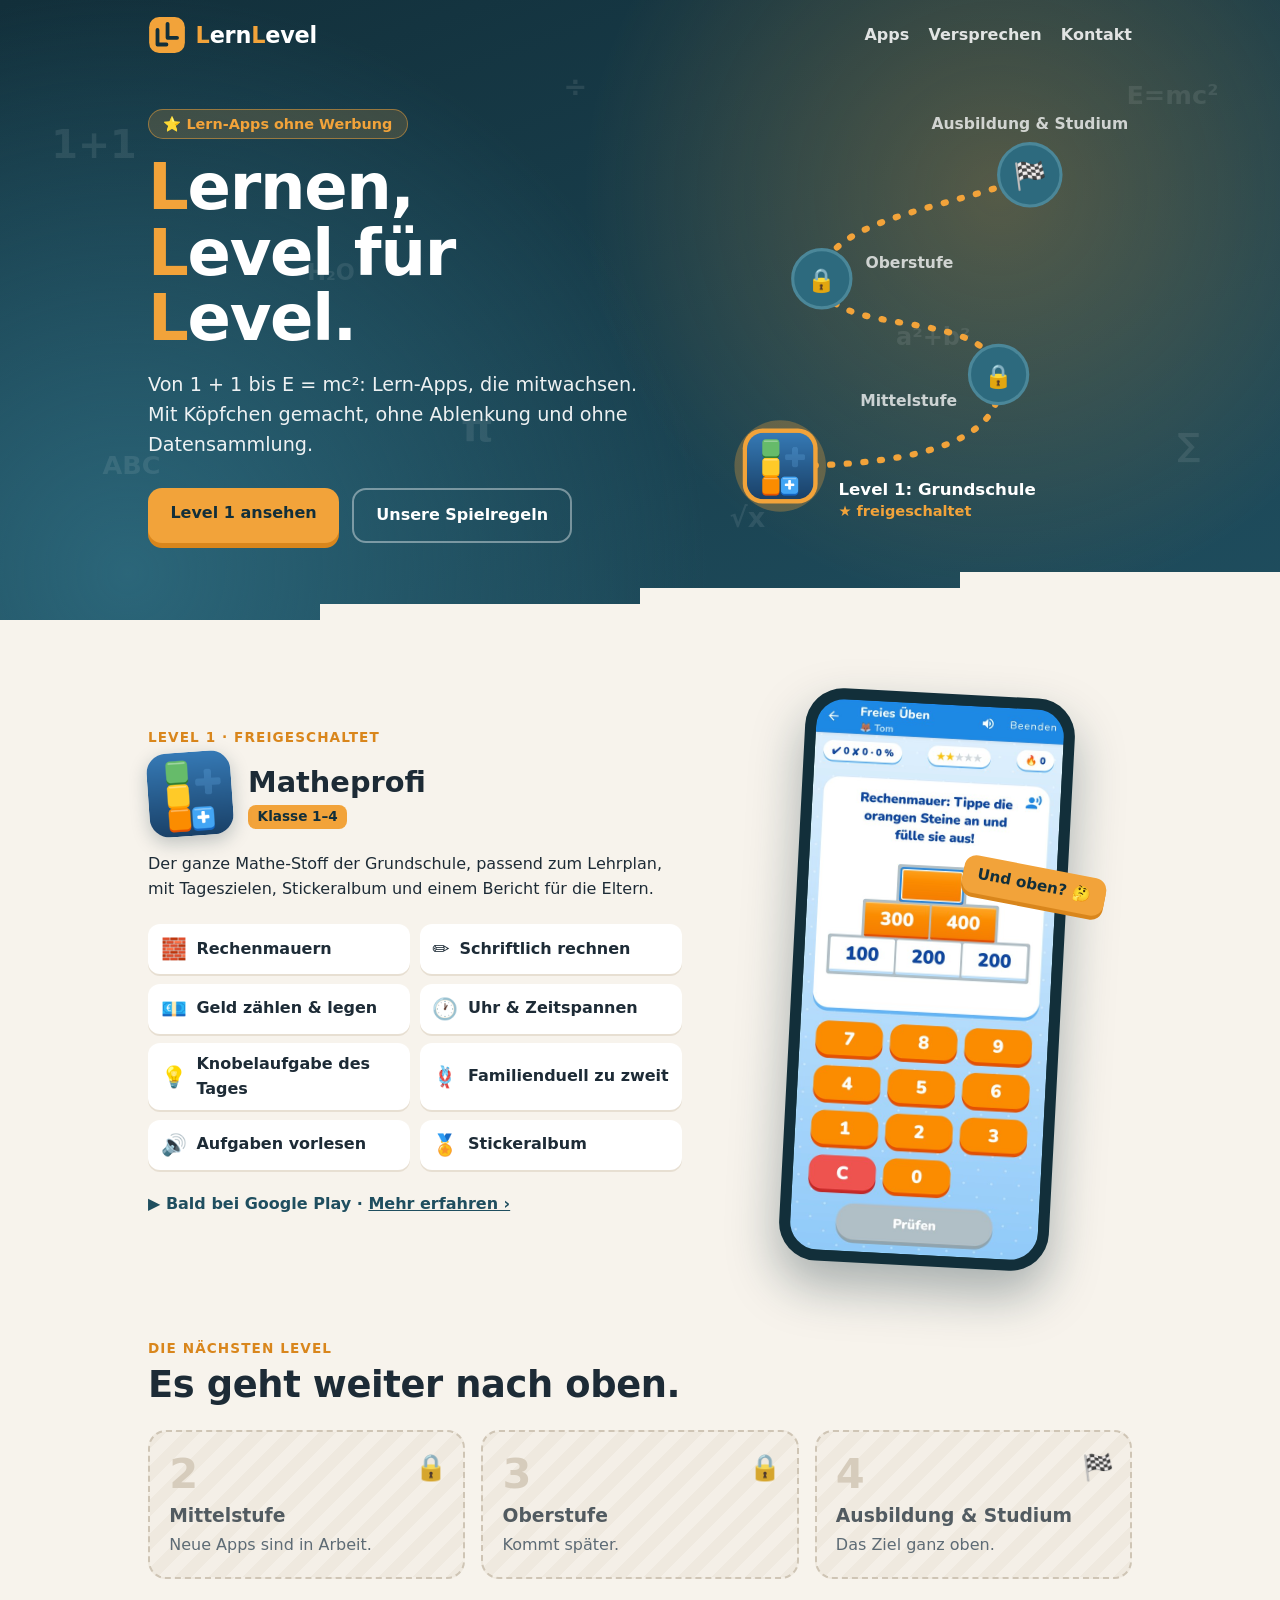
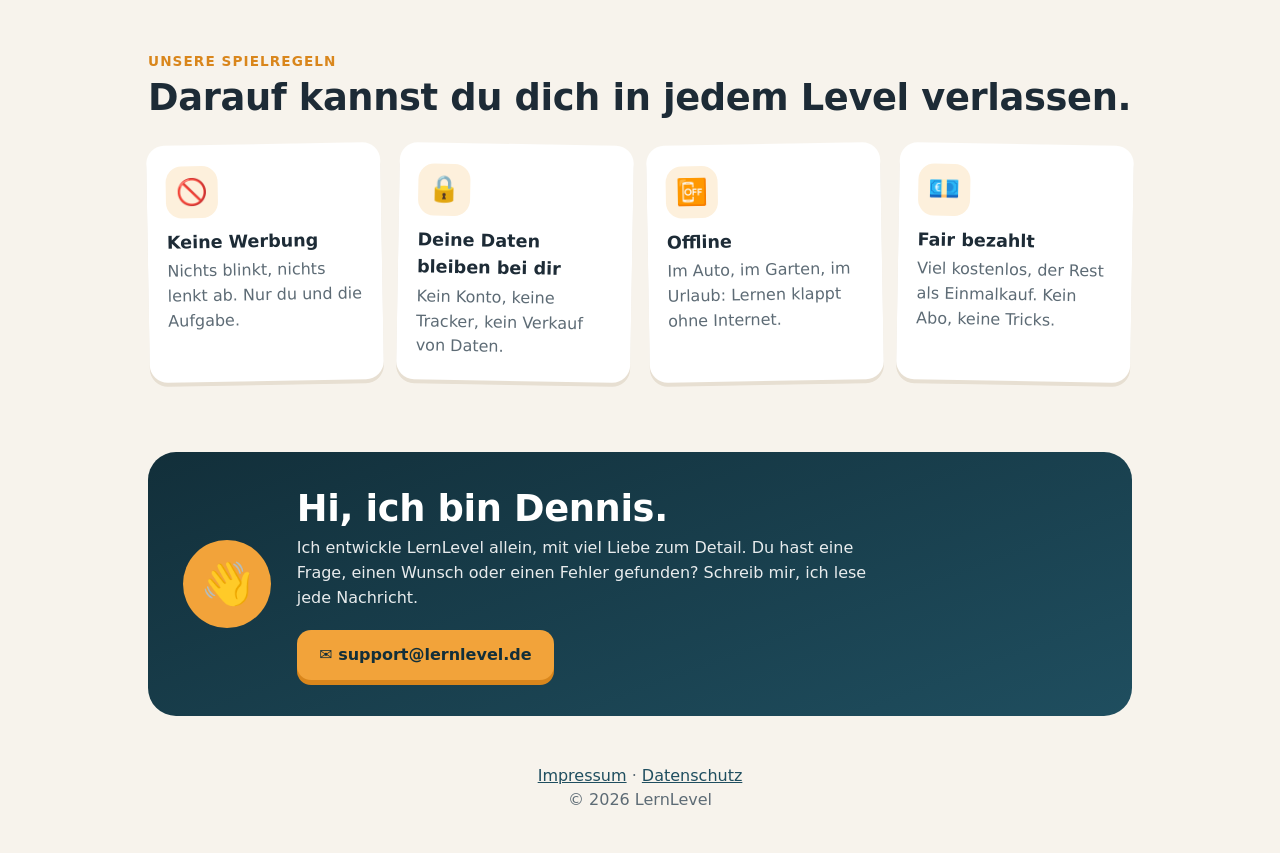
<file: index.html>
<!DOCTYPE html>
<html lang="de">
<head>
<meta charset="utf-8">
<meta name="viewport" content="width=device-width, initial-scale=1">
<title>LernLevel – Lernen, Level für Level</title>
<meta name="description" content="LernLevel: Lern-Apps, die mitwachsen. Ohne Werbung, ohne Datensammlung. Matheprofi für Klasse 1 bis 4.">
<link rel="icon" href="favicon.svg">
<style>
:root {
  --ink: #1d2b36;
  --petrol: #1f4e5f;
  --petrol-dark: #122f3a;
  --petrol-light: #2d6a7e;
  --amber: #f2a33a;
  --amber-dark: #d9861c;
  --paper: #f7f3ec;
  --card: #fff;
  --muted: #5d6b75;
}
* { box-sizing: border-box; }
html { scroll-behavior: smooth; }
body {
  margin: 0;
  background: var(--paper);
  color: var(--ink);
  font-family: system-ui, -apple-system, "Segoe UI", Roboto, sans-serif;
  line-height: 1.55;
}
a { color: var(--petrol); }
.wrap { max-width: 64rem; margin: 0 auto; padding: 0 1.25rem; }
.amber { color: var(--amber); }

/* ---------- Kopf ---------- */
.hero {
  position: relative;
  overflow: hidden;
  color: #fff;
  background:
    radial-gradient(circle at 78% 30%, rgba(242, 163, 58, .28), transparent 38%),
    radial-gradient(circle at 10% 90%, rgba(45, 106, 126, .9), transparent 45%),
    linear-gradient(160deg, var(--petrol-dark), var(--petrol));
  padding-bottom: 5.5rem;
}
.nav { display: flex; align-items: center; gap: .6rem; padding: 1rem 0; position: relative; z-index: 2; }
.brand { color: #fff; font-weight: 900; font-size: 1.4rem; text-decoration: none; letter-spacing: -.01em; }
.brand b { color: var(--amber); }
.nav .links { margin-left: auto; display: flex; gap: 1.2rem; }
.nav .links a { color: rgba(255,255,255,.85); text-decoration: none; font-weight: 600; }
.nav .links a:hover { color: var(--amber); }

.hero-grid {
  display: grid; grid-template-columns: 1.1fr 1fr; gap: 2rem; align-items: center;
  position: relative; z-index: 2; padding-top: 2rem;
}
.kicker {
  display: inline-block; background: rgba(242, 163, 58, .18); color: var(--amber);
  border: 1px solid rgba(242, 163, 58, .5); border-radius: 999px;
  padding: .2rem .9rem; font-weight: 700; font-size: .9rem; margin-bottom: 1rem;
}
.hero h1 { font-size: clamp(2.4rem, 6.5vw, 4rem); line-height: 1.02; margin: 0 0 1.2rem; font-weight: 900; letter-spacing: -.02em; }
.hero h1 b { color: var(--amber); }
.hero .lead { font-size: 1.2rem; max-width: 32rem; margin: 0 0 1.8rem; opacity: .92; }
.buttons { display: flex; gap: .8rem; flex-wrap: wrap; }
.btn {
  display: inline-block; padding: .8rem 1.4rem; border-radius: 14px; font-weight: 800;
  text-decoration: none; transition: transform .15s, box-shadow .15s;
}
.btn:hover { transform: translateY(-2px); }
.btn-primary { background: var(--amber); color: var(--petrol-dark); box-shadow: 0 5px 0 var(--amber-dark); }
.btn-primary:hover { box-shadow: 0 7px 0 var(--amber-dark); }
.btn-ghost { color: #fff; border: 2px solid rgba(255,255,255,.4); }

/* Level-Karte */
.map { width: 100%; max-width: 26rem; justify-self: center; overflow: visible; }
.map .path { stroke-dasharray: 2 14; stroke-linecap: round; animation: march 1.6s linear infinite; }
.map .node-on { animation: pulse 2.4s ease-in-out infinite; transform-origin: 80px 350px; }
.map text { font-family: inherit; }
@keyframes march { to { stroke-dashoffset: -16; } }
@keyframes pulse { 0%, 100% { transform: scale(1); } 50% { transform: scale(1.06); } }

/* schwebende Zeichen: von 1+1 bis E=mc² */
.float { position: absolute; inset: 0; z-index: 1; pointer-events: none; }
.float span {
  position: absolute; color: rgba(255,255,255,.09); font-weight: 900;
  font-size: var(--s, 2rem); animation: drift var(--d, 9s) ease-in-out infinite alternate;
}
@keyframes drift { from { transform: translateY(0) rotate(-6deg); } to { transform: translateY(-18px) rotate(6deg); } }

/* Treppe als Übergang */
.stairs { position: absolute; left: 0; right: 0; bottom: -1px; width: 100%; height: 70px; z-index: 2; }

/* ---------- Abschnitte ---------- */
section { padding: 3.5rem 0 1rem; }
.eyebrow { color: var(--amber-dark); font-weight: 800; text-transform: uppercase; letter-spacing: .08em; font-size: .85rem; margin: 0 0 .3rem; }
h2 { font-size: clamp(1.7rem, 4vw, 2.3rem); margin: 0 0 1.5rem; line-height: 1.15; letter-spacing: -.01em; }

/* Level 1: Matheprofi */
.unlocked { display: grid; grid-template-columns: 1.3fr 1fr; gap: 2.5rem; align-items: center; }
.app-head { display: flex; gap: 1rem; align-items: center; margin-bottom: 1rem; }
.app-head img { width: 84px; height: 84px; border-radius: 20px; box-shadow: 0 6px 18px rgba(18, 47, 58, .25); transform: rotate(-4deg); }
.app-head h3 { margin: 0; font-size: 1.8rem; font-weight: 900; }
.badge { display: inline-block; background: var(--amber); color: var(--petrol-dark); font-weight: 800; font-size: .85rem; border-radius: 8px; padding: .1rem .6rem; }
.achievements { display: grid; grid-template-columns: repeat(auto-fill, minmax(12.5rem, 1fr)); gap: .6rem; margin: 1.4rem 0; padding: 0; list-style: none; }
.achievements li {
  background: var(--card); border-radius: 12px; padding: .55rem .8rem;
  display: flex; align-items: center; gap: .6rem; font-weight: 600;
  box-shadow: 0 2px 0 #e7dfd2;
}
.achievements li span { font-size: 1.3rem; }
.soon-play { font-weight: 800; color: var(--petrol); }

/* Handy mit Rechenmauer */
.phone {
  position: relative; width: 270px; justify-self: center; background: var(--petrol-dark); border-radius: 38px; padding: 11px;
  box-shadow: 0 24px 50px rgba(18, 47, 58, .35); transform: rotate(3deg);
}
.phone img { display: block; width: 100%; height: auto; border-radius: 28px; }
.phone .sticker {
  position: absolute; right: -2.4rem; top: 10.5rem; transform: rotate(8deg);
  background: var(--amber); color: var(--petrol-dark); font-weight: 900; font-size: .95rem;
  padding: .45rem .9rem; border-radius: 12px; box-shadow: 0 4px 0 var(--amber-dark);
}

/* nächste Level */
.locked { display: grid; grid-template-columns: repeat(auto-fit, minmax(14rem, 1fr)); gap: 1rem; }
.lock {
  position: relative; border-radius: 18px; padding: 1.3rem 1.2rem 1.2rem;
  background: repeating-linear-gradient(135deg, #efe9df 0 12px, #f4efe7 12px 24px);
  border: 2px dashed #cfc5b5; color: var(--muted);
}
.lock .num { font-size: 2.6rem; font-weight: 900; color: #d6ccbc; line-height: 1; }
.lock h3 { margin: .4rem 0 .2rem; color: var(--ink); opacity: .75; }
.lock p { margin: 0; }
.lock .icon { position: absolute; right: 1rem; top: 1rem; font-size: 1.6rem; filter: grayscale(.2); }

/* Spielregeln */
.rules { display: grid; grid-template-columns: repeat(auto-fit, minmax(13.5rem, 1fr)); gap: 1rem; }
.rule {
  background: var(--card); border-radius: 18px; padding: 1.3rem 1.2rem;
  box-shadow: 0 4px 0 #e7dfd2; transition: transform .2s;
}
.rule:nth-child(odd) { transform: rotate(-1deg); }
.rule:nth-child(even) { transform: rotate(1deg); }
.rule:hover { transform: rotate(0) translateY(-4px); }
.rule .ico {
  width: 52px; height: 52px; border-radius: 16px; display: grid; place-items: center;
  font-size: 1.6rem; background: #fdf0dc; margin-bottom: .7rem;
}
.rule b { display: block; font-size: 1.1rem; margin-bottom: .2rem; }
.rule p { margin: 0; color: var(--muted); }

/* Kontakt */
.contact {
  margin-top: 3.5rem; background: linear-gradient(160deg, var(--petrol-dark), var(--petrol));
  color: #fff; border-radius: 28px; padding: 2.2rem; display: grid; grid-template-columns: auto 1fr; gap: 1.6rem; align-items: center;
  position: relative; overflow: hidden;
}
.contact .avatar {
  width: 88px; height: 88px; border-radius: 50%; background: var(--amber); display: grid; place-items: center; font-size: 2.6rem;
}
.contact h2 { color: #fff; margin: 0 0 .4rem; }
.contact p { margin: 0 0 1.2rem; opacity: .9; max-width: 36rem; }
footer { text-align: center; color: var(--muted); padding: 3rem 1rem 2.5rem; }

@media (max-width: 760px) {
  .hero-grid, .unlocked { grid-template-columns: 1fr; }
  .map { max-width: 20rem; }
  .nav .links { display: none; }
  .contact { grid-template-columns: 1fr; text-align: center; }
  .contact .avatar { margin: 0 auto; }
  .contact p { margin-left: auto; margin-right: auto; }
}
@media (prefers-reduced-motion: reduce) {
  *, *::before, *::after { animation: none !important; transition: none !important; }
}
</style>
</head>
<body>

<header class="hero">
  <div class="float" aria-hidden="true">
    <span style="left:4%;top:18%;--s:2.4rem;--d:8s">1+1</span>
    <span style="left:44%;top:10%;--s:1.8rem;--d:11s">÷</span>
    <span style="left:36%;top:62%;--s:2.6rem;--d:9s">π</span>
    <span style="left:8%;top:70%;--s:1.6rem;--d:12s">ABC</span>
    <span style="left:57%;top:78%;--s:1.7rem;--d:10s">√x</span>
    <span style="left:88%;top:12%;--s:1.6rem;--d:9s">E=mc²</span>
    <span style="left:92%;top:66%;--s:2rem;--d:13s">∑</span>
    <span style="left:24%;top:40%;--s:1.4rem;--d:10s">H₂O</span>
    <span style="left:70%;top:50%;--s:1.5rem;--d:11s">a²+b²</span>
  </div>

  <div class="wrap">
    <nav class="nav">
      <svg width="38" height="38" viewBox="0 0 34 34" aria-hidden="true">
        <rect x="1" y="1" width="32" height="32" rx="9" fill="#f2a33a"/>
        <path d="M8.5 12.5V25.5H16.5M17.5 7V19.5H26" stroke="#122f3a" stroke-width="3.4" stroke-linecap="round" stroke-linejoin="round" fill="none"/>
      </svg>
      <a class="brand" href="./"><b>L</b>ern<b>L</b>evel</a>
      <div class="links"><a href="#apps">Apps</a><a href="#regeln">Versprechen</a><a href="#kontakt">Kontakt</a></div>
    </nav>

    <div class="hero-grid">
      <div>
        <span class="kicker">⭐ Lern-Apps ohne Werbung</span>
        <h1><b>L</b>ernen,<br><b>L</b>evel für <b>L</b>evel.</h1>
        <p class="lead">Von 1 + 1 bis E = mc²: Lern-Apps, die mitwachsen. Mit Köpfchen gemacht, ohne Ablenkung und ohne Datensammlung.</p>
        <div class="buttons">
          <a class="btn btn-primary" href="#apps">Level 1 ansehen</a>
          <a class="btn btn-ghost" href="#regeln">Unsere Spielregeln</a>
        </div>
      </div>

      <!-- Level-Welt: ein Pfad mit vier Stationen -->
      <svg class="map" viewBox="0 0 400 430" role="img" aria-label="Level-Karte: Grundschule freigeschaltet, Mittelstufe, Oberstufe und Ausbildung & Studium folgen">
        <defs>
          <clipPath id="iconClip"><rect x="48" y="318" width="64" height="64" rx="16"/></clipPath>
        </defs>
        <path class="path" d="M80 350 C 200 350, 300 330, 290 262 S 120 230, 120 170 S 260 100, 320 70" stroke="#f2a33a" stroke-width="6" fill="none"/>
        <!-- Level 4 -->
        <g>
          <circle cx="320" cy="70" r="30" fill="#2d6a7e" stroke="#4b8799" stroke-width="3"/>
          <text x="320" y="80" text-anchor="middle" font-size="26">🏁</text>
          <text x="320" y="26" text-anchor="middle" fill="#fff" opacity=".75" font-size="15" font-weight="700">Ausbildung &amp; Studium</text>
        </g>
        <!-- Level 3 -->
        <g>
          <circle cx="120" cy="170" r="28" fill="#2d6a7e" stroke="#4b8799" stroke-width="3"/>
          <text x="120" y="179" text-anchor="middle" font-size="22">🔒</text>
          <text x="162" y="160" fill="#fff" opacity=".75" font-size="15" font-weight="700">Oberstufe</text>
        </g>
        <!-- Level 2 -->
        <g>
          <circle cx="290" cy="262" r="28" fill="#2d6a7e" stroke="#4b8799" stroke-width="3"/>
          <text x="290" y="271" text-anchor="middle" font-size="22">🔒</text>
          <text x="250" y="292" text-anchor="end" fill="#fff" opacity=".75" font-size="15" font-weight="700">Mittelstufe</text>
        </g>
        <!-- Level 1: freigeschaltet -->
        <g class="node-on">
          <circle cx="80" cy="350" r="44" fill="#f2a33a" opacity=".3"/>
          <rect x="44" y="314" width="72" height="72" rx="19" fill="#f2a33a"/>
          <image href="matheprofi/icon.png" x="48" y="318" width="64" height="64" clip-path="url(#iconClip)"/>
        </g>
        <text x="136" y="378" fill="#fff" font-size="16" font-weight="800">Level 1: Grundschule</text>
        <text x="136" y="398" fill="#f2a33a" font-size="14" font-weight="700">★ freigeschaltet</text>
      </svg>
    </div>
  </div>

  <!-- Treppe als Übergang, wie im Logo -->
  <svg class="stairs" viewBox="0 0 1200 70" preserveAspectRatio="none" aria-hidden="true">
    <polygon points="0,70 0,52 300,52 300,36 600,36 600,20 900,20 900,4 1200,4 1200,70" fill="#f7f3ec"/>
  </svg>
</header>

<main class="wrap">

<section id="apps">
  <div class="unlocked">
    <div>
      <p class="eyebrow">Level 1 · freigeschaltet</p>
      <div class="app-head">
        <img src="matheprofi/icon.png" alt="App-Symbol von Matheprofi">
        <div><h3>Matheprofi</h3><span class="badge">Klasse 1–4</span></div>
      </div>
      <p>Der ganze Mathe-Stoff der Grundschule, passend zum Lehrplan, mit Tageszielen, Stickeralbum und einem Bericht für die Eltern.</p>
      <ul class="achievements">
        <li><span>🧱</span>Rechenmauern</li>
        <li><span>✏️</span>Schriftlich rechnen</li>
        <li><span>💶</span>Geld zählen &amp; legen</li>
        <li><span>🕐</span>Uhr &amp; Zeitspannen</li>
        <li><span>💡</span>Knobelaufgabe des Tages</li>
        <li><span>🪢</span>Familienduell zu zweit</li>
        <li><span>🔊</span>Aufgaben vorlesen</li>
        <li><span>🏅</span>Stickeralbum</li>
      </ul>
      <p class="soon-play">▶ Bald bei Google Play · <a href="matheprofi/">Mehr erfahren ›</a></p>
    </div>

    <div class="phone">
      <img src="matheprofi/rechenmauer.jpg" width="540" height="1200" alt="Matheprofi: Rechenmauer mit 100, 200, 200 in der unteren Reihe, 300 und 400 sind schon eingetragen">
      <span class="sticker">Und oben? 🤔</span>
    </div>
  </div>
</section>

<section>
  <p class="eyebrow">Die nächsten Level</p>
  <h2>Es geht weiter nach oben.</h2>
  <div class="locked">
    <div class="lock"><span class="icon">🔒</span><div class="num">2</div><h3>Mittelstufe</h3><p>Neue Apps sind in Arbeit.</p></div>
    <div class="lock"><span class="icon">🔒</span><div class="num">3</div><h3>Oberstufe</h3><p>Kommt später.</p></div>
    <div class="lock"><span class="icon">🏁</span><div class="num">4</div><h3>Ausbildung &amp; Studium</h3><p>Das Ziel ganz oben.</p></div>
  </div>
</section>

<section id="regeln">
  <p class="eyebrow">Unsere Spielregeln</p>
  <h2>Darauf kannst du dich in jedem Level verlassen.</h2>
  <div class="rules">
    <div class="rule"><div class="ico">🚫</div><b>Keine Werbung</b><p>Nichts blinkt, nichts lenkt ab. Nur du und die Aufgabe.</p></div>
    <div class="rule"><div class="ico">🔒</div><b>Deine Daten bleiben bei dir</b><p>Kein Konto, keine Tracker, kein Verkauf von Daten.</p></div>
    <div class="rule"><div class="ico">📴</div><b>Offline</b><p>Im Auto, im Garten, im Urlaub: Lernen klappt ohne Internet.</p></div>
    <div class="rule"><div class="ico">💶</div><b>Fair bezahlt</b><p>Viel kostenlos, der Rest als Einmalkauf. Kein Abo, keine Tricks.</p></div>
  </div>
</section>

<div class="contact" id="kontakt">
  <div class="avatar">👋</div>
  <div>
    <h2>Hi, ich bin Dennis.</h2>
    <p>Ich entwickle LernLevel allein, mit viel Liebe zum Detail. Du hast eine Frage, einen Wunsch oder einen Fehler gefunden? Schreib mir, ich lese jede Nachricht.</p>
    <a class="btn btn-primary" href="mailto:support@lernlevel.de">✉ support@lernlevel.de</a>
  </div>
</div>
</main>

<footer>
  <a href="impressum.html">Impressum</a> · <a href="datenschutz.html">Datenschutz</a><br>
  © 2026 LernLevel
</footer>
</body>
</html>
</file>
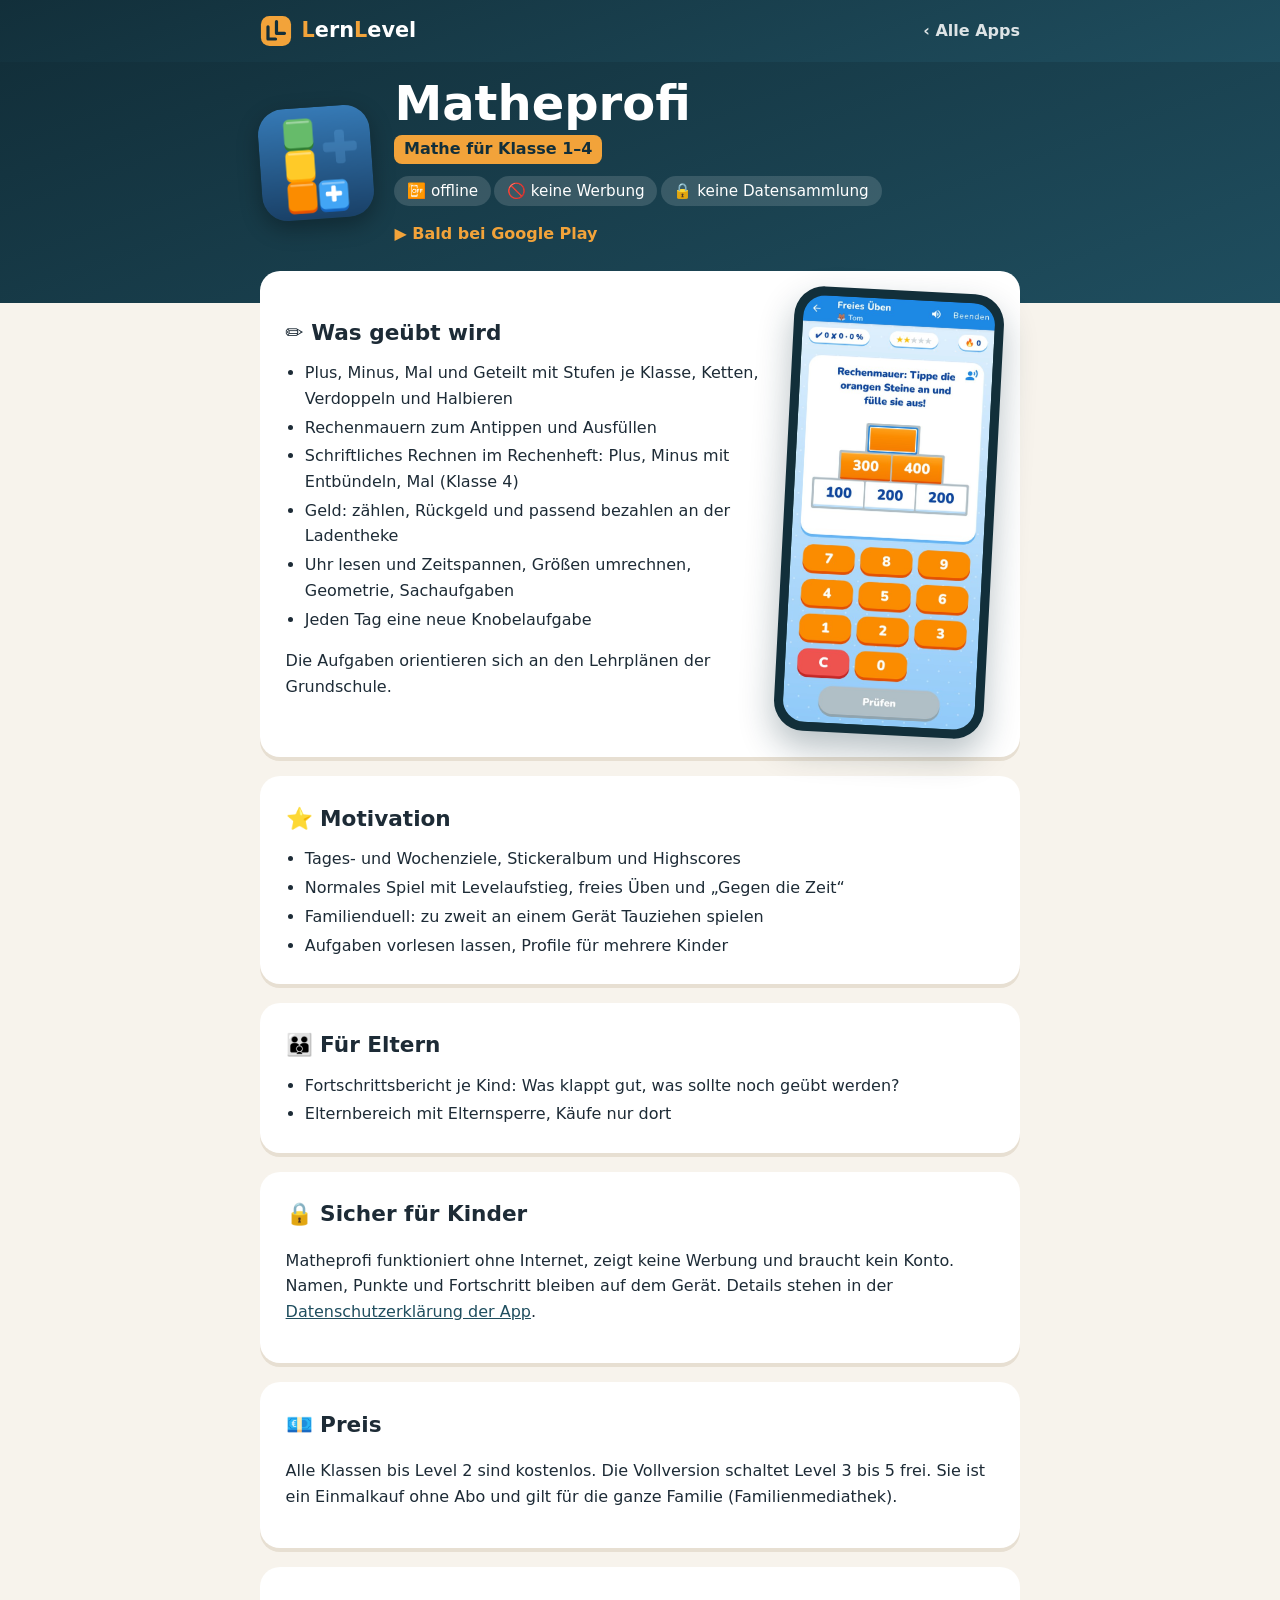
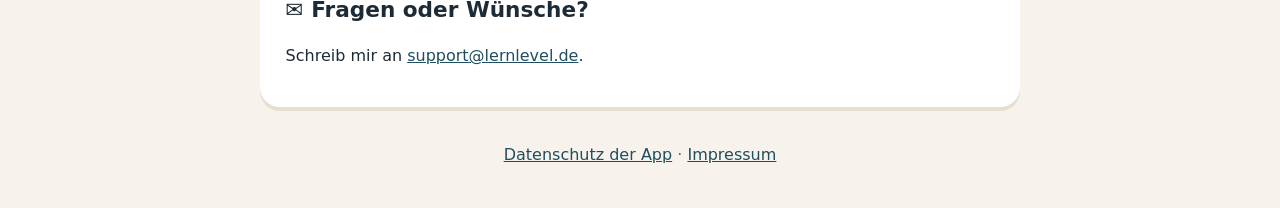
<file: matheprofi/index.html>
<!DOCTYPE html>
<html lang="de">
<head>
<meta charset="utf-8">
<meta name="viewport" content="width=device-width, initial-scale=1">
<title>Matheprofi – Mathe üben für Klasse 1 bis 4 | LernLevel</title>
<meta name="description" content="Matheprofi: Mathe-App für die Grundschule, Klasse 1 bis 4. Offline, ohne Werbung und ohne Datensammlung.">
<link rel="icon" href="icon.png">
<link rel="stylesheet" href="../site.css">
<style>
.app-hero { background: linear-gradient(160deg, var(--petrol-dark), var(--petrol)); color: #fff; padding: 1rem 0 3.5rem; }
.app-hero .wrap { display: flex; gap: 1.4rem; align-items: center; flex-wrap: wrap; }
.app-hero img { width: 112px; height: 112px; border-radius: 26px; box-shadow: 0 8px 22px rgba(0,0,0,.3); transform: rotate(-4deg); }
.app-hero h1 { font-size: clamp(2.2rem, 6vw, 3rem); font-weight: 900; margin: 0; line-height: 1.05; }
.app-hero .for { display: inline-block; background: var(--amber); color: var(--petrol-dark); font-weight: 800; border-radius: 8px; padding: .1rem .6rem; margin: .4rem 0 .6rem; }
.app-hero .chips span { display: inline-block; background: rgba(255,255,255,.14); border-radius: 999px; padding: .2rem .8rem; margin: .15rem .2rem .15rem 0; font-size: .95rem; }
.app-hero .soon { font-weight: 800; color: var(--amber); margin: .8rem 0 0; }

.block { background: var(--card); border-radius: 20px; padding: 1.2rem 1.6rem 1.4rem; margin: 1.2rem 0; box-shadow: 0 4px 0 #e7dfd2; }
.block h2 { margin: .4rem 0 .6rem; font-size: 1.35rem; }
.block ul { padding-left: 1.2rem; margin: 0; }
.block li { margin: .2rem 0; }
.first { margin-top: -2rem; position: relative; }
.practice { display: grid; grid-template-columns: 1fr 210px; gap: 1.6rem; align-items: center; }
.phone { background: var(--petrol-dark); border-radius: 30px; padding: 9px; box-shadow: 0 16px 34px rgba(18,47,58,.3); transform: rotate(3deg); }
.phone img { display: block; width: 100%; height: auto; border-radius: 22px; }
@media (max-width: 640px) {
  .practice { grid-template-columns: 1fr; }
  .phone { width: 210px; justify-self: center; }
}
</style>
</head>
<body>
<header class="bar"><div class="wrap">
  <img src="../favicon.svg" width="32" height="32" alt="">
  <a class="brand" href="../"><b>L</b>ern<b>L</b>evel</a>
  <a class="back" href="../">‹ Alle Apps</a>
</div></header>

<section class="app-hero"><div class="wrap">
  <img src="icon.png" alt="App-Symbol von Matheprofi">
  <div>
    <h1>Matheprofi</h1>
    <span class="for">Mathe für Klasse 1–4</span>
    <div class="chips"><span>📴 offline</span><span>🚫 keine Werbung</span><span>🔒 keine Datensammlung</span></div>
    <p class="soon">▶ Bald bei Google Play</p>
  </div>
</div></section>

<main class="wrap">
<div class="block first practice">
  <div>
    <h2>✏️ Was geübt wird</h2>
    <ul>
      <li>Plus, Minus, Mal und Geteilt mit Stufen je Klasse, Ketten, Verdoppeln und Halbieren</li>
      <li>Rechenmauern zum Antippen und Ausfüllen</li>
      <li>Schriftliches Rechnen im Rechenheft: Plus, Minus mit Entbündeln, Mal (Klasse 4)</li>
      <li>Geld: zählen, Rückgeld und passend bezahlen an der Ladentheke</li>
      <li>Uhr lesen und Zeitspannen, Größen umrechnen, Geometrie, Sachaufgaben</li>
      <li>Jeden Tag eine neue Knobelaufgabe</li>
    </ul>
    <p>Die Aufgaben orientieren sich an den Lehrplänen der Grundschule.</p>
  </div>
  <div class="phone"><img src="rechenmauer.jpg" width="540" height="1200" alt="Rechenmauer in Matheprofi"></div>
</div>

<div class="block">
  <h2>⭐ Motivation</h2>
  <ul>
    <li>Tages- und Wochenziele, Stickeralbum und Highscores</li>
    <li>Normales Spiel mit Levelaufstieg, freies Üben und „Gegen die Zeit“</li>
    <li>Familienduell: zu zweit an einem Gerät Tauziehen spielen</li>
    <li>Aufgaben vorlesen lassen, Profile für mehrere Kinder</li>
  </ul>
</div>

<div class="block">
  <h2>👪 Für Eltern</h2>
  <ul>
    <li>Fortschrittsbericht je Kind: Was klappt gut, was sollte noch geübt werden?</li>
    <li>Elternbereich mit Elternsperre, Käufe nur dort</li>
  </ul>
</div>

<div class="block">
  <h2>🔒 Sicher für Kinder</h2>
  <p>Matheprofi funktioniert ohne Internet, zeigt keine Werbung und braucht kein Konto.
  Namen, Punkte und Fortschritt bleiben auf dem Gerät. Details stehen in der
  <a href="datenschutz.html">Datenschutzerklärung der App</a>.</p>
</div>

<div class="block">
  <h2>💶 Preis</h2>
  <p>Alle Klassen bis Level 2 sind kostenlos. Die Vollversion schaltet Level 3 bis 5 frei.
  Sie ist ein Einmalkauf ohne Abo und gilt für die ganze Familie (Familienmediathek).</p>
</div>

<div class="block">
  <h2>✉️ Fragen oder Wünsche?</h2>
  <p>Schreib mir an <a href="mailto:support@lernlevel.de?subject=Matheprofi">support@lernlevel.de</a>.</p>
</div>
</main>

<footer><a href="datenschutz.html">Datenschutz der App</a> · <a href="../impressum.html">Impressum</a></footer>
</body>
</html>
</file>
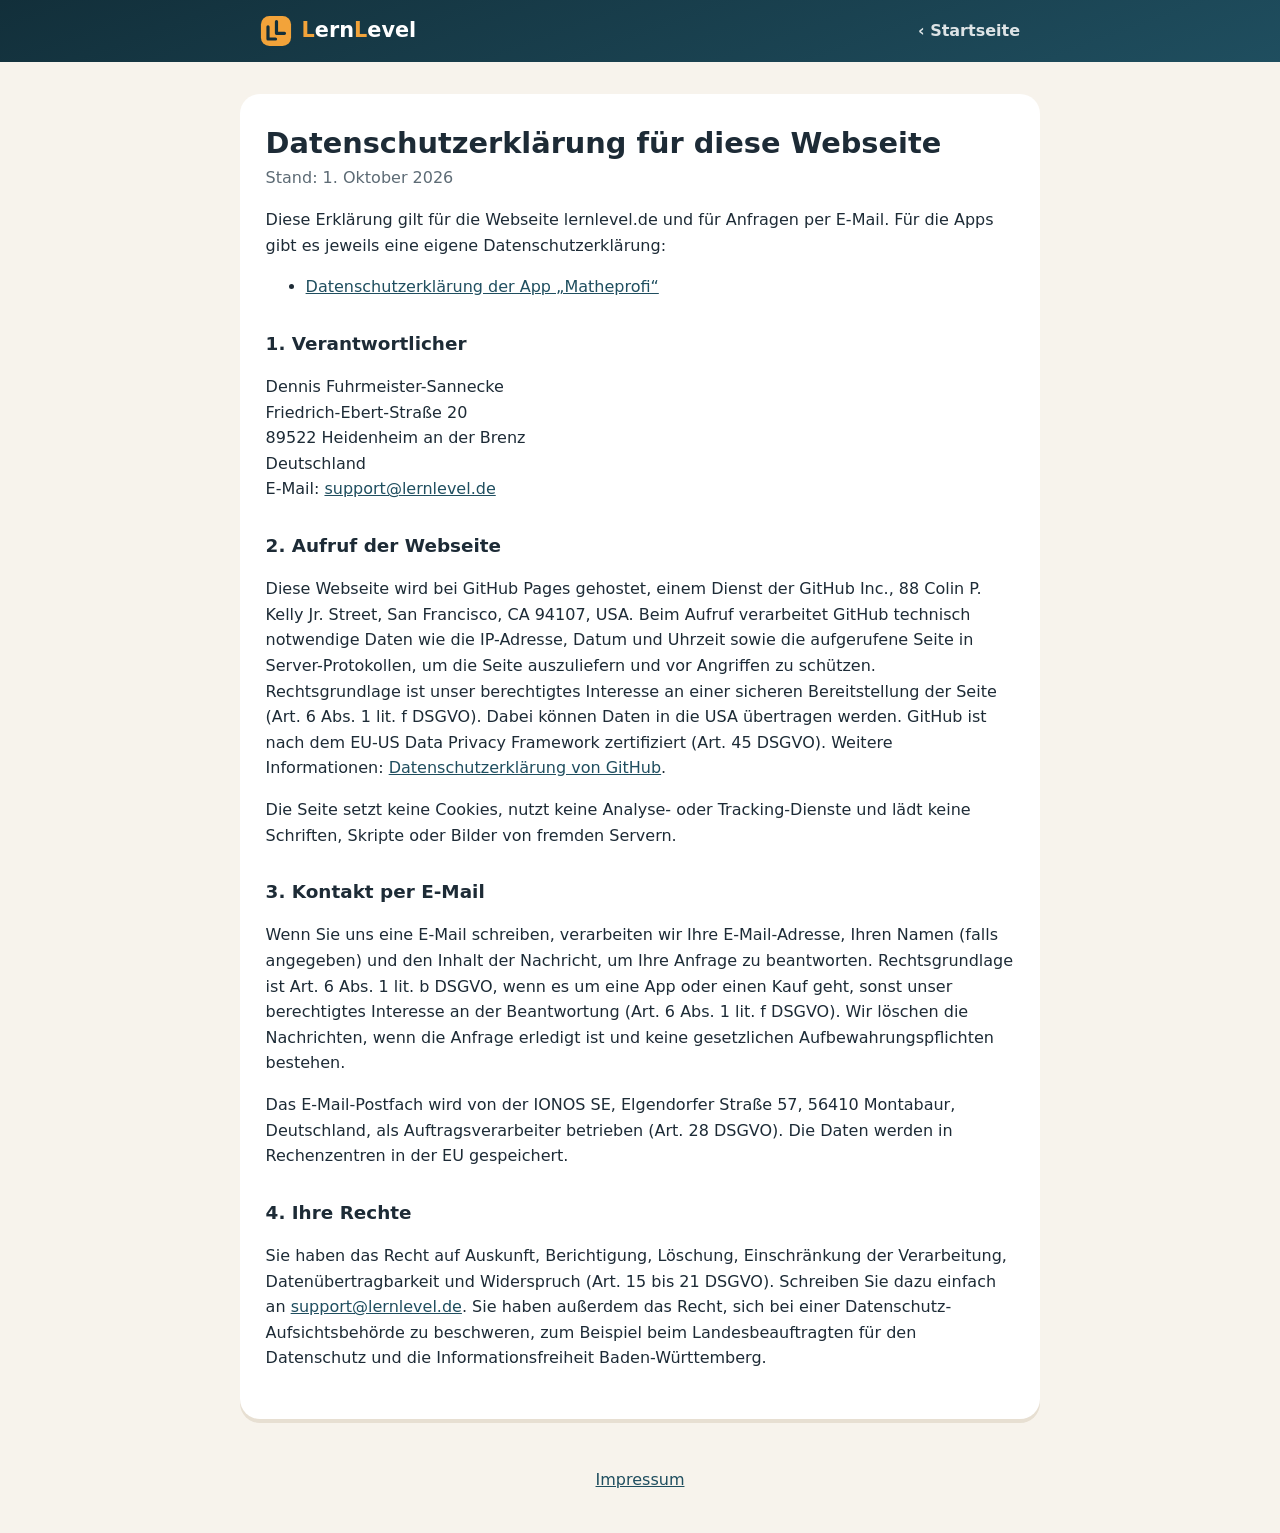
<file: datenschutz.html>
<!DOCTYPE html>
<html lang="de">
<head>
<meta charset="utf-8">
<meta name="viewport" content="width=device-width, initial-scale=1">
<title>Datenschutzerklärung – LernLevel</title>
<link rel="icon" href="favicon.svg">
<link rel="stylesheet" href="site.css">
</head>
<body>
<header class="bar"><div class="wrap">
  <img src="favicon.svg" width="32" height="32" alt="">
  <a class="brand" href="./"><b>L</b>ern<b>L</b>evel</a>
  <a class="back" href="./">‹ Startseite</a>
</div></header>

<main class="wrap legal">
<h1>Datenschutzerklärung für diese Webseite</h1>
<p class="stand">Stand: 1. Oktober 2026</p>

<p>Diese Erklärung gilt für die Webseite lernlevel.de und für Anfragen per E-Mail. Für die Apps gibt es jeweils eine
eigene Datenschutzerklärung:</p>
<ul>
  <li><a href="matheprofi/datenschutz.html">Datenschutzerklärung der App „Matheprofi“</a></li>
</ul>

<h2>1. Verantwortlicher</h2>
<p>Dennis Fuhrmeister-Sannecke<br>
Friedrich-Ebert-Straße 20<br>
89522 Heidenheim an der Brenz<br>
Deutschland<br>
E-Mail: <a href="mailto:support@lernlevel.de">support@lernlevel.de</a></p>

<h2>2. Aufruf der Webseite</h2>
<p>Diese Webseite wird bei GitHub Pages gehostet, einem Dienst der GitHub Inc., 88 Colin P. Kelly Jr. Street,
San Francisco, CA 94107, USA. Beim Aufruf verarbeitet GitHub technisch notwendige Daten wie die IP-Adresse, Datum und
Uhrzeit sowie die aufgerufene Seite in Server-Protokollen, um die Seite auszuliefern und vor Angriffen zu schützen.
Rechtsgrundlage ist unser berechtigtes Interesse an einer sicheren Bereitstellung der Seite (Art. 6 Abs. 1 lit. f DSGVO).
Dabei können Daten in die USA übertragen werden. GitHub ist nach dem EU-US Data Privacy Framework zertifiziert
(Art. 45 DSGVO). Weitere Informationen:
<a href="https://docs.github.com/de/site-policy/privacy-policies/github-general-privacy-statement">Datenschutzerklärung von GitHub</a>.</p>
<p>Die Seite setzt keine Cookies, nutzt keine Analyse- oder Tracking-Dienste und lädt keine Schriften, Skripte oder
Bilder von fremden Servern.</p>

<h2>3. Kontakt per E-Mail</h2>
<p>Wenn Sie uns eine E-Mail schreiben, verarbeiten wir Ihre E-Mail-Adresse, Ihren Namen (falls angegeben) und den Inhalt
der Nachricht, um Ihre Anfrage zu beantworten. Rechtsgrundlage ist Art. 6 Abs. 1 lit. b DSGVO, wenn es um eine App oder
einen Kauf geht, sonst unser berechtigtes Interesse an der Beantwortung (Art. 6 Abs. 1 lit. f DSGVO). Wir löschen die
Nachrichten, wenn die Anfrage erledigt ist und keine gesetzlichen Aufbewahrungspflichten bestehen.</p>
<p>Das E-Mail-Postfach wird von der IONOS SE, Elgendorfer Straße 57, 56410 Montabaur, Deutschland, als
Auftragsverarbeiter betrieben (Art. 28 DSGVO). Die Daten werden in Rechenzentren in der EU gespeichert.</p>

<h2>4. Ihre Rechte</h2>
<p>Sie haben das Recht auf Auskunft, Berichtigung, Löschung, Einschränkung der Verarbeitung, Datenübertragbarkeit und
Widerspruch (Art. 15 bis 21 DSGVO). Schreiben Sie dazu einfach an
<a href="mailto:support@lernlevel.de">support@lernlevel.de</a>. Sie haben außerdem das Recht, sich bei einer
Datenschutz-Aufsichtsbehörde zu beschweren, zum Beispiel beim Landesbeauftragten für den Datenschutz und die
Informationsfreiheit Baden-Württemberg.</p>
</main>

<footer><a href="impressum.html">Impressum</a></footer>
</body>
</html>
</file>
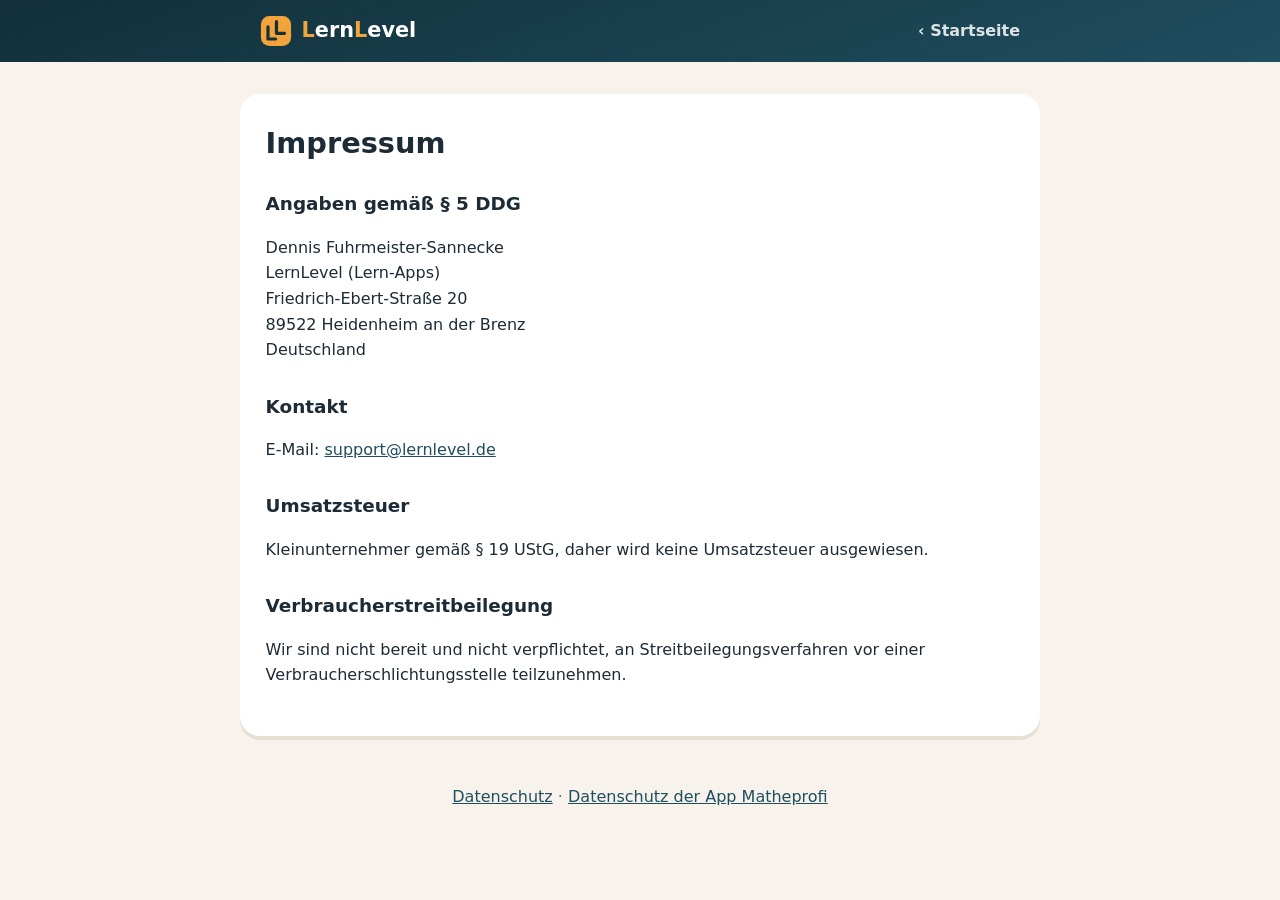
<file: impressum.html>
<!DOCTYPE html>
<html lang="de">
<head>
<meta charset="utf-8">
<meta name="viewport" content="width=device-width, initial-scale=1">
<title>Impressum – LernLevel</title>
<link rel="icon" href="favicon.svg">
<link rel="stylesheet" href="site.css">
</head>
<body>
<header class="bar"><div class="wrap">
  <img src="favicon.svg" width="32" height="32" alt="">
  <a class="brand" href="./"><b>L</b>ern<b>L</b>evel</a>
  <a class="back" href="./">‹ Startseite</a>
</div></header>

<main class="wrap legal">
<h1>Impressum</h1>

<h2>Angaben gemäß § 5 DDG</h2>
<p>Dennis Fuhrmeister-Sannecke<br>
LernLevel (Lern-Apps)<br>
Friedrich-Ebert-Straße 20<br>
89522 Heidenheim an der Brenz<br>
Deutschland</p>

<h2>Kontakt</h2>
<p>E-Mail: <a href="mailto:support@lernlevel.de">support@lernlevel.de</a></p>

<h2>Umsatzsteuer</h2>
<p>Kleinunternehmer gemäß § 19 UStG, daher wird keine Umsatzsteuer ausgewiesen.</p>

<h2>Verbraucherstreitbeilegung</h2>
<p>Wir sind nicht bereit und nicht verpflichtet, an Streitbeilegungsverfahren vor einer
Verbraucherschlichtungsstelle teilzunehmen.</p>
</main>

<footer><a href="datenschutz.html">Datenschutz</a> · <a href="matheprofi/datenschutz.html">Datenschutz der App Matheprofi</a></footer>
</body>
</html>
</file>
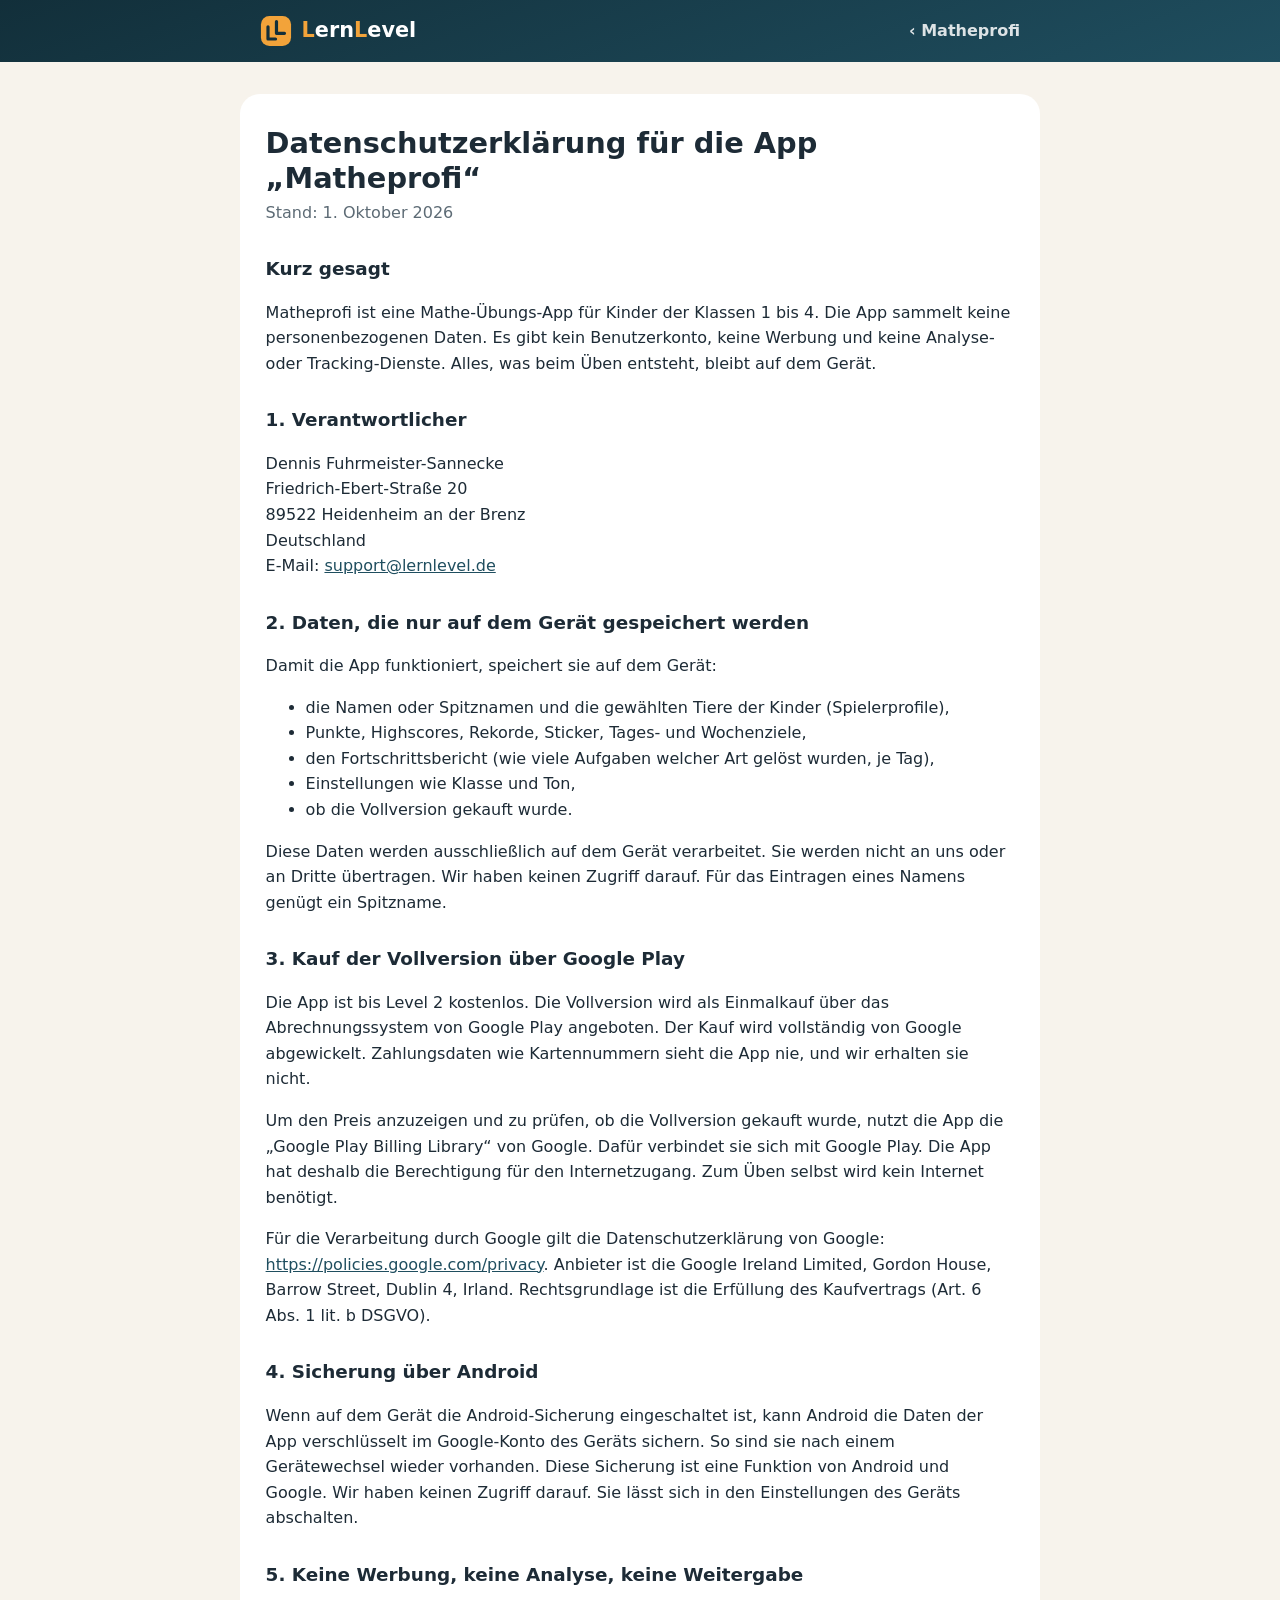
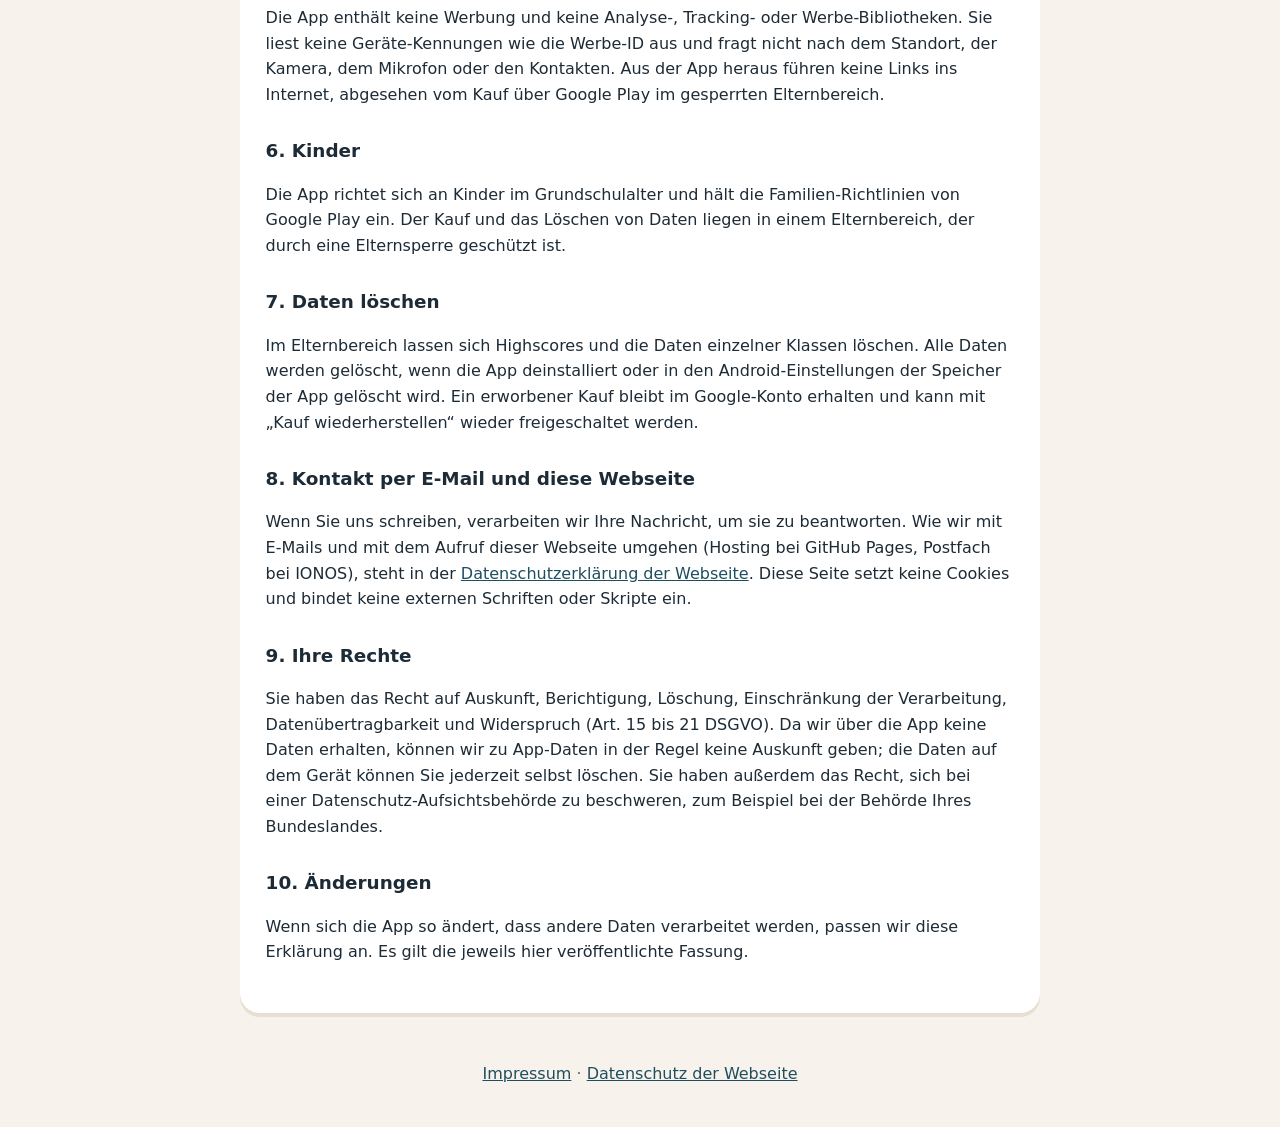
<file: matheprofi/datenschutz.html>
<!DOCTYPE html>
<html lang="de">
<head>
<meta charset="utf-8">
<meta name="viewport" content="width=device-width, initial-scale=1">
<title>Datenschutzerklärung – Matheprofi</title>
<link rel="icon" href="../favicon.svg">
<link rel="stylesheet" href="../site.css">
</head>
<body>
<header class="bar"><div class="wrap">
  <img src="../favicon.svg" width="32" height="32" alt="">
  <a class="brand" href="../"><b>L</b>ern<b>L</b>evel</a>
  <a class="back" href="./">‹ Matheprofi</a>
</div></header>

<main class="wrap legal">
<h1>Datenschutzerklärung für die App „Matheprofi“</h1>
<p class="stand">Stand: 1. Oktober 2026</p>

<h2>Kurz gesagt</h2>
<p>Matheprofi ist eine Mathe-Übungs-App für Kinder der Klassen 1 bis 4. Die App sammelt keine personenbezogenen Daten.
Es gibt kein Benutzerkonto, keine Werbung und keine Analyse- oder Tracking-Dienste. Alles, was beim Üben entsteht,
bleibt auf dem Gerät.</p>

<h2>1. Verantwortlicher</h2>
<p>Dennis Fuhrmeister-Sannecke<br>
Friedrich-Ebert-Straße 20<br>
89522 Heidenheim an der Brenz<br>
Deutschland<br>
E-Mail: <a href="mailto:support@lernlevel.de">support@lernlevel.de</a></p>

<h2>2. Daten, die nur auf dem Gerät gespeichert werden</h2>
<p>Damit die App funktioniert, speichert sie auf dem Gerät:</p>
<ul>
  <li>die Namen oder Spitznamen und die gewählten Tiere der Kinder (Spielerprofile),</li>
  <li>Punkte, Highscores, Rekorde, Sticker, Tages- und Wochenziele,</li>
  <li>den Fortschrittsbericht (wie viele Aufgaben welcher Art gelöst wurden, je Tag),</li>
  <li>Einstellungen wie Klasse und Ton,</li>
  <li>ob die Vollversion gekauft wurde.</li>
</ul>
<p>Diese Daten werden ausschließlich auf dem Gerät verarbeitet. Sie werden nicht an uns oder an Dritte übertragen.
Wir haben keinen Zugriff darauf. Für das Eintragen eines Namens genügt ein Spitzname.</p>

<h2>3. Kauf der Vollversion über Google Play</h2>
<p>Die App ist bis Level 2 kostenlos. Die Vollversion wird als Einmalkauf über das Abrechnungssystem von Google Play
angeboten. Der Kauf wird vollständig von Google abgewickelt. Zahlungsdaten wie Kartennummern sieht die App nie, und wir
erhalten sie nicht.</p>
<p>Um den Preis anzuzeigen und zu prüfen, ob die Vollversion gekauft wurde, nutzt die App die
„Google Play Billing Library“ von Google. Dafür verbindet sie sich mit Google Play. Die App hat deshalb die
Berechtigung für den Internetzugang. Zum Üben selbst wird kein Internet benötigt.</p>
<p>Für die Verarbeitung durch Google gilt die Datenschutzerklärung von Google:
<a href="https://policies.google.com/privacy">https://policies.google.com/privacy</a>.
Anbieter ist die Google Ireland Limited, Gordon House, Barrow Street, Dublin 4, Irland.
Rechtsgrundlage ist die Erfüllung des Kaufvertrags (Art. 6 Abs. 1 lit. b DSGVO).</p>

<h2>4. Sicherung über Android</h2>
<p>Wenn auf dem Gerät die Android-Sicherung eingeschaltet ist, kann Android die Daten der App verschlüsselt im
Google-Konto des Geräts sichern. So sind sie nach einem Gerätewechsel wieder vorhanden. Diese Sicherung ist eine Funktion
von Android und Google. Wir haben keinen Zugriff darauf. Sie lässt sich in den Einstellungen des Geräts abschalten.</p>

<h2>5. Keine Werbung, keine Analyse, keine Weitergabe</h2>
<p>Die App enthält keine Werbung und keine Analyse-, Tracking- oder Werbe-Bibliotheken. Sie liest keine
Geräte-Kennungen wie die Werbe-ID aus und fragt nicht nach dem Standort, der Kamera, dem Mikrofon oder den Kontakten.
Aus der App heraus führen keine Links ins Internet, abgesehen vom Kauf über Google Play im gesperrten Elternbereich.</p>

<h2>6. Kinder</h2>
<p>Die App richtet sich an Kinder im Grundschulalter und hält die Familien-Richtlinien von Google Play ein.
Der Kauf und das Löschen von Daten liegen in einem Elternbereich, der durch eine Elternsperre geschützt ist.</p>

<h2>7. Daten löschen</h2>
<p>Im Elternbereich lassen sich Highscores und die Daten einzelner Klassen löschen. Alle Daten werden gelöscht, wenn
die App deinstalliert oder in den Android-Einstellungen der Speicher der App gelöscht wird. Ein erworbener Kauf bleibt
im Google-Konto erhalten und kann mit „Kauf wiederherstellen“ wieder freigeschaltet werden.</p>

<h2>8. Kontakt per E-Mail und diese Webseite</h2>
<p>Wenn Sie uns schreiben, verarbeiten wir Ihre Nachricht, um sie zu beantworten. Wie wir mit E-Mails und mit dem Aufruf
dieser Webseite umgehen (Hosting bei GitHub Pages, Postfach bei IONOS), steht in der
<a href="../datenschutz.html">Datenschutzerklärung der Webseite</a>. Diese Seite setzt keine Cookies und bindet keine
externen Schriften oder Skripte ein.</p>

<h2>9. Ihre Rechte</h2>
<p>Sie haben das Recht auf Auskunft, Berichtigung, Löschung, Einschränkung der Verarbeitung, Datenübertragbarkeit und
Widerspruch (Art. 15 bis 21 DSGVO). Da wir über die App keine Daten erhalten, können wir zu App-Daten in der Regel keine
Auskunft geben; die Daten auf dem Gerät können Sie jederzeit selbst löschen. Sie haben außerdem das Recht, sich bei einer
Datenschutz-Aufsichtsbehörde zu beschweren, zum Beispiel bei der Behörde Ihres Bundeslandes.</p>

<h2>10. Änderungen</h2>
<p>Wenn sich die App so ändert, dass andere Daten verarbeitet werden, passen wir diese Erklärung an. Es gilt die jeweils
hier veröffentlichte Fassung.</p>

</main>

<footer><a href="../impressum.html">Impressum</a> · <a href="../datenschutz.html">Datenschutz der Webseite</a></footer>
</body>
</html>
</file>
<file: site.css>
/* Gemeinsame Gestaltung für Unterseiten (App-Seiten, Impressum, Datenschutz) */
:root {
  --ink: #1d2b36;
  --petrol: #1f4e5f;
  --petrol-dark: #122f3a;
  --amber: #f2a33a;
  --amber-dark: #d9861c;
  --paper: #f7f3ec;
  --card: #fff;
  --muted: #5d6b75;
}
* { box-sizing: border-box; }
body {
  margin: 0;
  background: var(--paper);
  color: var(--ink);
  font-family: system-ui, -apple-system, "Segoe UI", Roboto, sans-serif;
  line-height: 1.6;
}
a { color: var(--petrol); }
.wrap { max-width: 50rem; margin: 0 auto; padding: 0 1.25rem; }

/* Kopfleiste */
.bar { background: linear-gradient(160deg, var(--petrol-dark), var(--petrol)); }
.bar .wrap { display: flex; align-items: center; gap: .6rem; padding-top: .9rem; padding-bottom: .9rem; }
.bar .brand { color: #fff; font-weight: 900; font-size: 1.3rem; text-decoration: none; }
.bar .brand b { color: var(--amber); }
.bar .back { margin-left: auto; color: rgba(255,255,255,.85); text-decoration: none; font-weight: 600; }
.bar .back:hover { color: var(--amber); }

/* Rechtstexte */
.legal { background: var(--card); border-radius: 20px; padding: 1.2rem 1.6rem 2rem; margin: 2rem auto; box-shadow: 0 4px 0 #e7dfd2; }
.legal h1 { font-size: 1.8rem; line-height: 1.2; margin: .8rem 0 .3rem; }
.legal h2 { font-size: 1.15rem; margin-top: 1.8rem; }
.stand { color: var(--muted); margin-top: 0; }

footer { text-align: center; color: var(--muted); padding: 1rem 1rem 2.5rem; }
</file>
